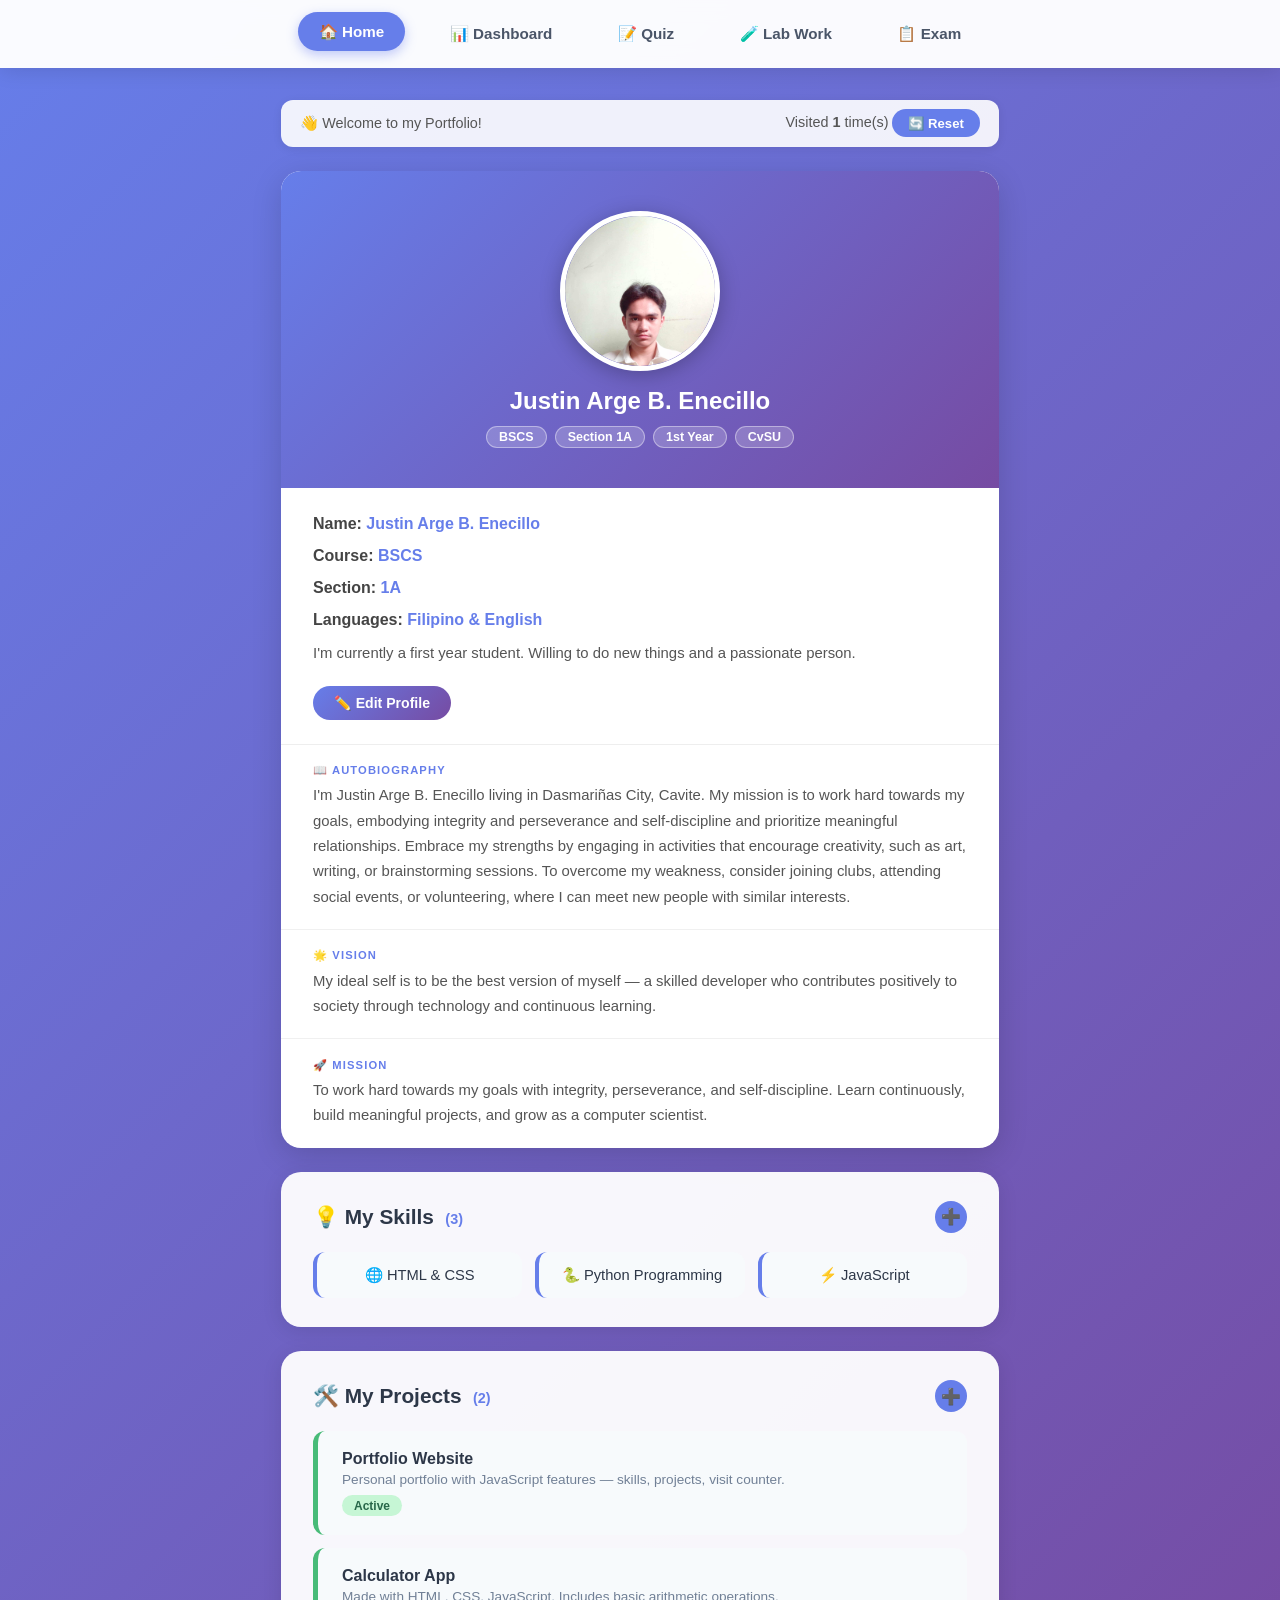
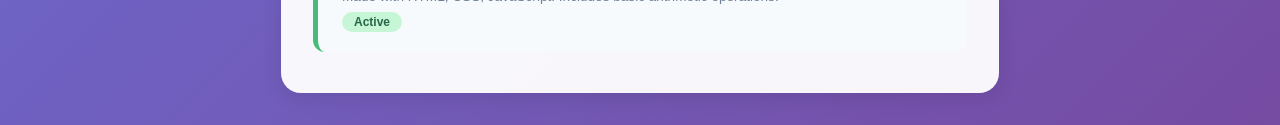
<file: index.html>
<!DOCTYPE html>
<html lang="en">
<head>
  <meta charset="UTF-8">
  <meta name="viewport" content="width=device-width, initial-scale=1.0">
  <title>My Portfolio - Justin Arge B. Enecillo</title>
  <link rel="stylesheet" href="style.css">
</head>
<body>

  <!-- Navigation -->
  <nav class="menu">
    <a href="index.html" class="active">🏠 Home</a>
    <a href="dashboard.html">📊 Dashboard</a>
    <a href="quiz.html">📝 Quiz</a>
    <a href="lab.html">🧪 Lab Work</a>
    <a href="exam.html">📋 Exam</a>
  </nav>

  <div class="home-wrapper">

    <!-- Visit Counter Bar -->
    <div class="visit-bar">
      <span>👋 Welcome to my Portfolio!</span>
      <span>Visited <strong id="visitDisplay">1</strong> time(s)
        <button class="reset-btn" onclick="resetVisits()">🔄 Reset</button>
      </span>
    </div>

    <!-- Profile Card -->
    <div class="main-card">

      <!-- Top: Photo + Name -->
      <div class="card-top">
        <div class="circle-pic">
          <img src="cvsu picture.jpg" alt="Justin Arge B. Enecillo" id="profileImg">
        </div>
        <h2 id="studentName">Justin Arge B. Enecillo</h2>
        <div class="card-top-tags">
          <span class="tag" id="courseTag">BSCS</span>
          <span class="tag" id="sectionTag">Section 1A</span>
          <span class="tag">1st Year</span>
          <span class="tag">CvSU</span>
        </div>
      </div>

      <!-- Info row -->
      <div class="card-body">
        <p><strong>Name:</strong> <span id="infoName">Justin Arge B. Enecillo</span></p>
        <p><strong>Course:</strong> <span id="infoCourse">BSCS</span></p>
        <p><strong>Section:</strong> <span id="infoSection">1A</span></p>
        <p><strong>Languages:</strong> <span>Filipino &amp; English</span></p>
        <p style="margin-top:0.6rem; color:#555; font-size:0.93rem; line-height:1.6;">
          I'm currently a first year student. Willing to do new things and a passionate person.
        </p>
        <button class="edit-btn" onclick="editProfile()">✏️ Edit Profile</button>
      </div>

      <!-- Autobiography -->
      <div class="card-section">
        <div class="section-label">📖 Autobiography</div>
        <p id="autoText">
          I'm Justin Arge B. Enecillo living in Dasmariñas City, Cavite. My mission is to work hard towards my goals, embodying integrity and perseverance and self-discipline and prioritize meaningful relationships. Embrace my strengths by engaging in activities that encourage creativity, such as art, writing, or brainstorming sessions. To overcome my weakness, consider joining clubs, attending social events, or volunteering, where I can meet new people with similar interests.
        </p>
      </div>

      <!-- Vision -->
      <div class="card-section">
        <div class="section-label">🌟 Vision</div>
        <p id="visionText">My ideal self is to be the best version of myself — a skilled developer who contributes positively to society through technology and continuous learning.</p>
      </div>

      <!-- Mission -->
      <div class="card-section">
        <div class="section-label">🚀 Mission</div>
        <p id="missionText">To work hard towards my goals with integrity, perseverance, and self-discipline. Learn continuously, build meaningful projects, and grow as a computer scientist.</p>
      </div>

    </div><!-- /main-card -->

    <!-- Skills Section -->
    <div class="skills-section">
      <div class="section-header">
        <h2>💡 My Skills &nbsp;<span id="skillCount" style="font-size:0.9rem;color:#667eea;">(3)</span></h2>
        <button class="add-btn" onclick="addSkill()" title="Add skill">➕</button>
      </div>
      <ul class="skills-list" id="skillsList">
        <li onclick="highlightSkill(this)">🌐 HTML &amp; CSS</li>
        <li onclick="highlightSkill(this)">🐍 Python Programming</li>
        <li onclick="highlightSkill(this)">⚡ JavaScript</li>
      </ul>
    </div>

    <!-- Projects Section -->
    <div class="projects-section">
      <div class="section-header">
        <h2>🛠️ My Projects &nbsp;<span id="projectCount" style="font-size:0.9rem;color:#667eea;">(2)</span></h2>
        <button class="add-btn" onclick="addProject()" title="Add project">➕</button>
      </div>

      <div id="projectsList">
        <div class="project-card" onclick="toggleProject(this)">
          <h3>Portfolio Website</h3>
          <p>Personal portfolio with JavaScript features — skills, projects, visit counter.</p>
          <span class="project-status">Active</span>
        </div>
        <div class="project-card" onclick="toggleProject(this)">
          <h3>Calculator App</h3>
          <p>Made with HTML, CSS, JavaScript. Includes basic arithmetic operations.</p>
          <span class="project-status">Active</span>
        </div>
      </div>
    </div>

  </div><!-- /home-wrapper -->

  <script>
    // =============================================
    // HOME PAGE JAVASCRIPT
    // =============================================

    // Sample 4: Counter — Visit Count
    let visitCount = parseInt(localStorage.getItem('portfolio_visits') || '0') + 1;
    localStorage.setItem('portfolio_visits', visitCount);
    document.getElementById('visitDisplay').textContent = visitCount;

    function resetVisits() {
      visitCount = 1;
      localStorage.setItem('portfolio_visits', visitCount);
      document.getElementById('visitDisplay').textContent = visitCount;
      alert('🔄 Visit counter has been reset!');
    }

    // Sample 1 + 3: Alert + Change Text — Edit Profile
    function editProfile() {
      let newName    = prompt('Enter your full name:', document.getElementById('infoName').textContent);
      let newCourse  = prompt('Enter your course:', document.getElementById('infoCourse').textContent);
      let newSection = prompt('Enter your section:', document.getElementById('infoSection').textContent);

      // Sample 6: If statement
      if (newName && newCourse && newSection) {
        document.getElementById('studentName').textContent = newName;
        document.getElementById('infoName').textContent    = newName;
        document.getElementById('infoCourse').textContent  = newCourse;
        document.getElementById('infoSection').textContent = newSection;
        document.getElementById('courseTag').textContent   = newCourse;
        document.getElementById('sectionTag').textContent  = 'Section ' + newSection;
        alert('✅ Profile updated!\n' + newName + ' — ' + newCourse + ' ' + newSection);
        console.log('Sample 1+3: Profile edited —', newName);
      } else {
        alert('❌ Update cancelled. Please fill all fields.');
      }
    }

    // Sample 4 + 3: Counter + Change Text — Add Skill
    let skillCount = 3;
    function addSkill() {
      let newSkill = prompt('Enter a new skill:');
      if (newSkill && newSkill.trim()) {
        skillCount++;
        let li = document.createElement('li');
        li.textContent = newSkill.trim();
        li.onclick = function () { highlightSkill(this); };
        document.getElementById('skillsList').appendChild(li);
        document.getElementById('skillCount').textContent = '(' + skillCount + ')';
        console.log('Sample 4: Skill added —', newSkill);
      }
    }

    // Sample 8: Toggle — Highlight Skill
    function highlightSkill(el) {
      document.querySelectorAll('#skillsList li').forEach(function (li) {
        li.classList.remove('highlighted');
      });
      el.classList.add('highlighted');
      console.log('Sample 8: Highlighted —', el.textContent);
    }

    // Sample 8 + 6: Toggle — Project Status
    function toggleProject(card) {
      let status = card.querySelector('.project-status');
      if (status.textContent === 'Active') {
        status.textContent = 'Inactive';
        status.classList.add('inactive');
      } else {
        status.textContent = 'Active';
        status.classList.remove('inactive');
      }
      console.log('Sample 8: Project toggled —', card.querySelector('h3').textContent);
    }

    // Sample 4: Counter — Add Project
    let projectCount = 2;
    function addProject() {
      let name = prompt('Project name:');
      let desc = prompt('Short description:');
      if (name && desc) {
        projectCount++;
        document.getElementById('projectCount').textContent = '(' + projectCount + ')';
        let card = document.createElement('div');
        card.className = 'project-card';
        card.onclick = function () { toggleProject(this); };
        card.innerHTML = '<h3>' + name + '</h3><p>' + desc + '</p><span class="project-status">Active</span>';
        document.getElementById('projectsList').appendChild(card);
        console.log('Sample 4: Project added —', name);
      }
    }

    // Sample 10: Console summary
    console.log('%c🎓 Justin Enecillo Portfolio Loaded!', 'color:#667eea;font-size:14px;font-weight:bold;');
    console.log('Visits:', visitCount, '| Skills:', skillCount, '| Projects:', projectCount);
  </script>

</body>
</html>
</file>
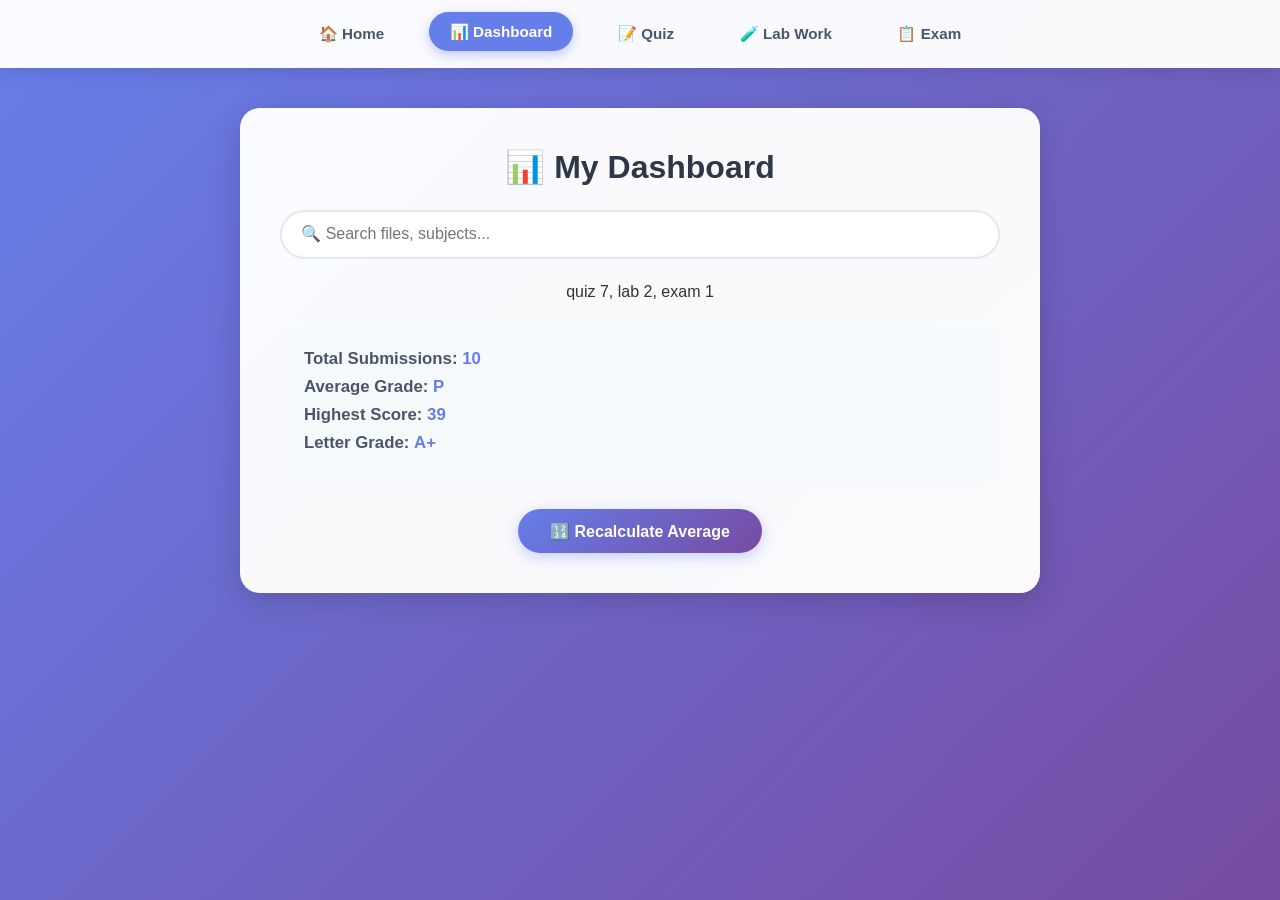
<file: dashboard.html>
<!DOCTYPE html>
<html lang="en">
<head>
  <meta charset="UTF-8">
  <meta name="viewport" content="width=device-width, initial-scale=1.0">
  <title>Dashboard - Portfolio</title>
  <link rel="stylesheet" href="style.css">
</head>
<body>

  <nav class="menu">
    <a href="index.html">🏠 Home</a>
    <a href="dashboard.html" class="active">📊 Dashboard</a>
    <a href="quiz.html">📝 Quiz</a>
    <a href="lab.html">🧪 Lab Work</a>
    <a href="exam.html">📋 Exam</a>
  </nav>

  <div class="dashboard">
    <h1>📊 My Dashboard</h1>

    <!-- Sample 5: Input Search -->
    <input type="text" id="searchInput" placeholder="🔍 Search files, subjects..." oninput="searchFiles()">
<div class="pic-subtitle">quiz 7, lab 2, exam 1</div>
   

    <!-- Summary -->
    <div class="summary">
      <p><strong>Total Submissions:</strong> <span id="totalFiles">10</span></p>
      <p><strong>Average Grade:</strong> <span id="avgGrade">P</span></p>
      <p><strong>Highest Score:</strong> <span id="highScore">39</span></p>
      <p><strong>Letter Grade:</strong> <span id="letterGrade">A+</span></p>
    </div>

    <button class="calc-btn" onclick="calculateAverage()">🔢 Recalculate Average</button>
  </div>

  <script>
    // =============================================
    // DASHBOARD JAVASCRIPT
    // =============================================

    // Sample 9: Loop — load counts from localStorage
    let keys = ['quiz', 'lab', 'exam'];
    let total = 0;
    for (let i = 0; i < keys.length; i++) {
      let val = parseInt(localStorage.getItem('portfolio_' + keys[i] + 'Count') || '0');
      document.getElementById(keys[i] + 'Count').textContent = val;
      total += val;
    }
    document.getElementById('totalFiles').textContent = total;

    // Sample 6 + 9 + 10: Loop + If + Grade Checker
    function calculateAverage() {
      let scores = [95, 88, 92, 78, 96, 85];
      let sum = 0;

      // Sample 9: for loop
      for (let i = 0; i < scores.length; i++) {
        sum += scores[i];
      }

      let average = Math.round(sum / scores.length);
      let highest = Math.max.apply(null, scores);

      // Sample 6: If-else grade checker
      let grade;
      if      (average >= 90) grade = 'A';
      else if (average >= 80) grade = 'B';
      else if (average >= 70) grade = 'C';
      else if (average >= 60) grade = 'D';
      else                    grade = 'F';

      // Sample 3: Change Text
      document.getElementById('avgGrade').textContent   = average + '%';
      document.getElementById('highScore').textContent  = highest + '%';
      document.getElementById('letterGrade').textContent = grade;

      alert('📊 Average: ' + average + '% | Grade: ' + grade + ' | Highest: ' + highest + '%');
      console.log('Sample 6+9+10: Average =', average, '| Grade =', grade);
    }

    // Sample 5: Input — Search
    function searchFiles() {
      let term = document.getElementById('searchInput').value.trim();

      // Sample 6: If
      if (term.length >= 2) {
        let items = ['Quiz #1', 'Quiz #2', 'Quiz #3', 'Lab #1', 'Lab #2', 'Midterm Exam'];
        let found = [];

        // Sample 9: Loop + filter
        for (let i = 0; i < items.length; i++) {
          if (items[i].toLowerCase().indexOf(term.toLowerCase()) !== -1) {
            found.push(items[i]);
          }
        }

        let msg = found.length > 0
          ? '🔍 Found: ' + found.join(', ')
          : '❌ No matches for "' + term + '"';
        console.log('Sample 5: Search —', term, '|', msg);
      }
    }

    // Auto-calculate on load
    calculateAverage();
    console.log('📊 Dashboard Loaded!');
  </script>

</body>
</html>
</file>
<file: style.css>
/* ============================================================
   PORTFOLIO WEBSITE - style.css
   Justin Arge B. Enecillo | BSCS 1A
   ============================================================ */

* { margin:0; padding:0; box-sizing:border-box; }

body {
  font-family: Arial, Helvetica, sans-serif;
  background: linear-gradient(135deg, #667eea 0%, #764ba2 100%);
  color: #333;
  min-height: 100vh;
}

/* ── Navigation ── */
.menu {
  background: rgba(255,255,255,0.97);
  backdrop-filter: blur(10px);
  padding: 0.9rem 2rem;
  display: flex;
  justify-content: center;
  gap: 1.5rem;
  position: sticky;
  top: 0;
  z-index: 100;
  box-shadow: 0 2px 20px rgba(0,0,0,0.12);
}

.menu a {
  color: #4a5568;
  text-decoration: none;
  padding: 0.65rem 1.3rem;
  border-radius: 25px;
  font-weight: bold;
  font-size: 0.95rem;
  transition: all 0.3s;
}

.menu a:hover, .menu a.active {
  background: #667eea;
  color: white;
  transform: translateY(-2px);
  box-shadow: 0 4px 12px rgba(102,126,234,0.4);
}

/* ── HOME PAGE ── */
.home-wrapper {
  max-width: 750px;
  margin: 2rem auto;
  padding: 0 1rem;
}

/* Visit bar */
.visit-bar {
  display: flex;
  justify-content: space-between;
  align-items: center;
  background: rgba(255,255,255,0.9);
  border-radius: 12px;
  padding: 0.6rem 1.2rem;
  margin-bottom: 1.5rem;
  font-size: 0.9rem;
  color: #555;
  box-shadow: 0 2px 10px rgba(0,0,0,0.08);
}

.reset-btn {
  background: #667eea;
  color: white;
  border: none;
  padding: 0.4rem 1rem;
  border-radius: 20px;
  font-size: 0.82rem;
  font-weight: bold;
  cursor: pointer;
  transition: all 0.3s;
}
.reset-btn:hover { background: #5a67d8; transform: translateY(-1px); }

/* Profile card */
.main-card {
  background: white;
  border-radius: 20px;
  box-shadow: 0 8px 30px rgba(0,0,0,0.15);
  overflow: hidden;
  margin-bottom: 1.5rem;
}

.card-top {
  background: linear-gradient(135deg, #667eea, #764ba2);
  padding: 2.5rem 1rem;
  display: flex;
  flex-direction: column;
  align-items: center;
}

.circle-pic {
  width: 160px;
  height: 160px;
  border-radius: 50%;
  border: 5px solid white;
  overflow: hidden;
  box-shadow: 0 4px 20px rgba(0,0,0,0.25);
  margin-bottom: 1rem;
}

.circle-pic img {
  width: 100%;
  height: 100%;
  object-fit: cover;
  object-position: center top;
  display: block;
}

.card-top h2 {
  color: white;
  font-size: 1.5rem;
  margin-bottom: 0.4rem;
  text-align: center;
}

.card-top-tags {
  display: flex;
  gap: 0.5rem;
  flex-wrap: wrap;
  justify-content: center;
  margin-top: 0.3rem;
}

.tag {
  background: rgba(255,255,255,0.2);
  color: white;
  border: 1px solid rgba(255,255,255,0.4);
  border-radius: 20px;
  padding: 0.2rem 0.75rem;
  font-size: 0.78rem;
  font-weight: bold;
}

.card-body {
  padding: 1.5rem 2rem;
  border-bottom: 1px solid #eee;
}

.card-body p {
  font-size: 1rem;
  color: #444;
  margin-bottom: 0.5rem;
  line-height: 1.5;
}

.card-body span { color: #667eea; font-weight: bold; }

.edit-btn {
  margin-top: 0.8rem;
  background: linear-gradient(135deg, #667eea, #764ba2);
  color: white;
  border: none;
  padding: 0.55rem 1.3rem;
  border-radius: 20px;
  font-size: 0.88rem;
  font-weight: bold;
  cursor: pointer;
  transition: all 0.3s;
}
.edit-btn:hover { transform: translateY(-2px); box-shadow: 0 4px 12px rgba(102,126,234,0.4); }

/* About / VM sections */
.card-section {
  padding: 1.2rem 2rem;
  border-bottom: 1px solid #f0f0f0;
}
.card-section:last-child { border-bottom: none; }

.card-section .section-label {
  font-size: 0.7rem;
  text-transform: uppercase;
  letter-spacing: 0.1em;
  color: #667eea;
  font-weight: bold;
  margin-bottom: 0.4rem;
}

.card-section p {
  color: #555;
  font-size: 0.93rem;
  line-height: 1.7;
}

/* ── Skills ── */
.skills-section {
  background: rgba(255,255,255,0.95);
  border-radius: 20px;
  padding: 1.8rem 2rem;
  margin-bottom: 1.5rem;
  box-shadow: 0 4px 20px rgba(0,0,0,0.1);
}

.section-header {
  display: flex;
  align-items: center;
  justify-content: space-between;
  margin-bottom: 1.2rem;
}

.section-header h2 {
  font-size: 1.3rem;
  color: #2d3748;
}

.add-btn {
  background: #667eea;
  color: white;
  border: none;
  width: 32px;
  height: 32px;
  border-radius: 50%;
  font-size: 1rem;
  cursor: pointer;
  transition: all 0.3s;
  display: flex;
  align-items: center;
  justify-content: center;
}
.add-btn:hover { background: #5a67d8; transform: scale(1.1); }

.skills-list {
  list-style: none;
  display: grid;
  grid-template-columns: repeat(auto-fill, minmax(160px, 1fr));
  gap: 0.8rem;
}

.skills-list li {
  background: #f7fafc;
  padding: 0.9rem 1rem;
  border-radius: 12px;
  text-align: center;
  border-left: 4px solid #667eea;
  font-size: 0.92rem;
  color: #2d3748;
  cursor: pointer;
  transition: all 0.2s;
  font-weight: 500;
}

.skills-list li:hover { transform: translateY(-3px); box-shadow: 0 4px 12px rgba(0,0,0,0.08); }
.skills-list li.highlighted { background: #667eea; color: white; border-left-color: #5a67d8; }

/* ── Projects ── */
.projects-section {
  background: rgba(255,255,255,0.95);
  border-radius: 20px;
  padding: 1.8rem 2rem;
  margin-bottom: 1.5rem;
  box-shadow: 0 4px 20px rgba(0,0,0,0.1);
}

.projects-section h2 { font-size: 1.3rem; color: #2d3748; }

.project-card {
  background: #f7fafc;
  padding: 1.2rem 1.5rem;
  border-radius: 12px;
  border-left: 5px solid #48bb78;
  margin-bottom: 0.8rem;
  cursor: pointer;
  transition: all 0.25s;
}
.project-card:hover { transform: translateX(4px); box-shadow: 0 4px 12px rgba(0,0,0,0.08); }
.project-card h3 { font-size: 1rem; color: #2d3748; margin-bottom: 0.25rem; }
.project-card p  { font-size: 0.85rem; color: #718096; margin-bottom: 0.5rem; }

.project-status {
  display: inline-block;
  padding: 0.2rem 0.75rem;
  border-radius: 20px;
  font-size: 0.75rem;
  font-weight: bold;
  background: #c6f6d5;
  color: #276749;
}
.project-status.inactive { background: #fed7d7; color: #9b2c2c; }

/* ── DASHBOARD PAGE ── */
.dashboard {
  max-width: 800px;
  margin: 2.5rem auto;
  padding: 2.5rem;
  background: rgba(255,255,255,0.97);
  border-radius: 20px;
  box-shadow: 0 8px 30px rgba(0,0,0,0.15);
  text-align: center;
}

.dashboard h1 { font-size: 2rem; color: #2d3748; margin-bottom: 1.5rem; }

#searchInput {
  width: 100%;
  padding: 0.85rem 1.2rem;
  border: 2px solid #e2e8f0;
  border-radius: 30px;
  font-size: 1rem;
  margin-bottom: 1.5rem;
  transition: border-color 0.3s;
  outline: none;
}
#searchInput:focus { border-color: #667eea; box-shadow: 0 0 0 3px rgba(102,126,234,0.15); }

.stats {
  display: flex;
  justify-content: center;
  gap: 1.5rem;
  margin: 1.5rem 0;
  flex-wrap: wrap;
}

.stat {
  background: linear-gradient(135deg, #667eea, #764ba2);
  color: white;
  padding: 2rem 1.8rem;
  border-radius: 18px;
  min-width: 140px;
  box-shadow: 0 4px 15px rgba(102,126,234,0.35);
  transition: transform 0.25s;
}
.stat:hover { transform: translateY(-4px); }
.stat h2 { font-size: 2.8rem; margin-bottom: 0.3rem; }
.stat p  { font-size: 0.85rem; opacity: 0.9; text-transform: uppercase; letter-spacing: 0.05em; }

.summary {
  background: #f7fafc;
  padding: 1.5rem;
  border-radius: 15px;
  margin-top: 1.5rem;
  text-align: left;
}
.summary p { font-size: 1.05rem; margin-bottom: 0.5rem; color: #4a5568; }
.summary span { color: #667eea; font-weight: bold; }

.calc-btn {
  margin-top: 1.5rem;
  background: linear-gradient(135deg, #667eea, #764ba2);
  color: white;
  border: none;
  padding: 0.8rem 2rem;
  border-radius: 25px;
  font-size: 1rem;
  font-weight: bold;
  cursor: pointer;
  transition: all 0.3s;
  box-shadow: 0 4px 15px rgba(102,126,234,0.35);
}
.calc-btn:hover { transform: translateY(-2px); box-shadow: 0 6px 20px rgba(102,126,234,0.5); }

/* ── UPLOAD PAGES ── */
.upload-wrapper {
  max-width: 620px;
  margin: 2rem auto;
  padding: 0 1rem;
}

.page-title {
  text-align: center;
  color: white;
  padding: 2rem 1rem 1.2rem;
  text-shadow: 0 2px 8px rgba(0,0,0,0.2);
}
.page-title h1 { font-size: 2rem; margin-bottom: 0.3rem; }
.page-title p  { font-size: 0.95rem; opacity: 0.85; }

.upload-card {
  background: rgba(255,255,255,0.97);
  border-radius: 20px;
  padding: 2rem;
  margin-bottom: 1.5rem;
  box-shadow: 0 8px 30px rgba(0,0,0,0.15);
}

.upload-card h2 {
  font-size: 1.3rem;
  color: #2d3748;
  margin-bottom: 1.5rem;
  text-align: center;
  padding-bottom: 0.8rem;
  border-bottom: 2px solid #e2e8f0;
}

.counter-badge {
  display: inline-block;
  background: #667eea;
  color: white;
  border-radius: 50%;
  width: 26px;
  height: 26px;
  line-height: 26px;
  text-align: center;
  font-size: 0.85rem;
  font-weight: bold;
  margin-left: 0.4rem;
}

.form-group {
  display: flex;
  flex-direction: column;
  margin-bottom: 1.1rem;
}

.form-group label {
  font-weight: bold;
  color: #4a5568;
  margin-bottom: 0.4rem;
  font-size: 0.9rem;
}

.required-badge {
  font-size: 0.7rem;
  background: #fed7d7;
  color: #c53030;
  padding: 0.1rem 0.45rem;
  border-radius: 10px;
  margin-left: 0.3rem;
  font-weight: bold;
}

.form-group input[type="text"],
.form-group input[type="number"],
.form-group textarea {
  padding: 0.75rem 1rem;
  border: 2px solid #e2e8f0;
  border-radius: 12px;
  font-size: 0.95rem;
  font-family: inherit;
  transition: all 0.3s;
  background: #f7fafc;
  color: #2d3748;
}

.form-group input:focus,
.form-group textarea:focus {
  outline: none;
  border-color: #667eea;
  box-shadow: 0 0 0 3px rgba(102,126,234,0.12);
  background: white;
}

/* File drop zone */
.file-drop {
  position: relative;
  border: 2px dashed #cbd5e0;
  border-radius: 12px;
  padding: 1.4rem 1rem;
  text-align: center;
  background: #f7fafc;
  cursor: pointer;
  transition: all 0.3s;
}

.file-drop:hover, .file-drop.drag-over {
  border-color: #667eea;
  background: #ebf4ff;
}

.file-drop input[type="file"] {
  position: absolute;
  inset: 0;
  opacity: 0;
  cursor: pointer;
  width: 100%;
  height: 100%;
}

.drop-icon  { font-size: 1.8rem; display: block; margin-bottom: 0.3rem; }
.drop-label { color: #718096; font-size: 0.85rem; line-height: 1.5; }
.file-chosen{ color: #667eea; font-weight: bold; font-size: 0.85rem; margin-top: 0.4rem; word-break: break-all; }

.proof-preview {
  display: none;
  margin-top: 0.7rem;
  border-radius: 10px;
  overflow: hidden;
  border: 2px solid #e2e8f0;
}
.proof-preview img { width: 100%; max-height: 180px; object-fit: cover; display: block; }

/* Exam type selector */
.type-row { display: grid; grid-template-columns: repeat(3,1fr); gap: 0.6rem; margin-bottom: 0; }
.type-btn {
  padding: 0.55rem;
  border: 2px solid #e2e8f0;
  border-radius: 10px;
  background: #f7fafc;
  cursor: pointer;
  text-align: center;
  font-size: 0.82rem;
  font-weight: bold;
  color: #718096;
  transition: all 0.2s;
}
.type-btn.selected, .type-btn:hover { border-color: #667eea; background: #ebf4ff; color: #667eea; }

/* Grade badge */
.score-grid { display: grid; grid-template-columns: 1fr auto; gap: 1rem; align-items: end; }
.grade-box {
  width: 78px; height: 78px;
  border-radius: 12px;
  background: linear-gradient(135deg, #667eea, #764ba2);
  display: flex; flex-direction: column;
  align-items: center; justify-content: center;
  flex-shrink: 0; transition: background 0.4s;
}
.grade-box .grade-letter { font-size: 2rem; font-weight: 900; color: white; line-height: 1; }
.grade-box .grade-word   { font-size: 0.6rem; color: rgba(255,255,255,0.75); text-transform: uppercase; letter-spacing: 0.06em; }

/* Submit button */
.submit-btn {
  width: 100%;
  padding: 0.9rem;
  background: linear-gradient(135deg, #667eea, #764ba2);
  color: white;
  border: none;
  border-radius: 12px;
  font-size: 1.05rem;
  font-weight: bold;
  cursor: pointer;
  transition: all 0.3s;
  margin-top: 0.5rem;
  box-shadow: 0 4px 15px rgba(102,126,234,0.35);
}
.submit-btn:hover { transform: translateY(-2px); box-shadow: 0 6px 20px rgba(102,126,234,0.5); }
.submit-btn:active { transform: translateY(0); }

/* Toast messages */
.toast {
  display: none;
  padding: 0.85rem 1rem;
  border-radius: 10px;
  font-weight: bold;
  font-size: 0.9rem;
  margin-bottom: 1rem;
  text-align: center;
}
.toast.success { background: #c6f6d5; color: #276749; border: 1px solid #9ae6b4; }
.toast.error   { background: #fed7d7; color: #9b2c2c; border: 1px solid #fc8181; }

/* Submission history list */
.history-card {
  background: rgba(255,255,255,0.97);
  border-radius: 20px;
  padding: 2rem;
  box-shadow: 0 8px 30px rgba(0,0,0,0.15);
}
.history-card h2 { font-size: 1.2rem; color: #2d3748; margin-bottom: 1rem; }

.sub-item {
  display: flex;
  align-items: center;
  justify-content: space-between;
  padding: 0.75rem 1rem;
  background: #f7fafc;
  border-radius: 10px;
  border-left: 4px solid #667eea;
  margin-bottom: 0.6rem;
  font-size: 0.88rem;
}
.sub-item .sub-title { font-weight: bold; color: #2d3748; }
.sub-item .sub-meta  { color: #718096; font-size: 0.78rem; margin-top: 0.1rem; }
.sub-badge {
  font-size: 0.72rem; font-weight: bold; text-transform: uppercase;
  padding: 0.2rem 0.65rem; border-radius: 20px; flex-shrink: 0;
  background: #e9d8fd; color: #553c9a;
}
.empty-note { text-align: center; color: #a0aec0; padding: 1.5rem; font-size: 0.9rem; }

/* char count */
.char-count { text-align: right; font-size: 0.75rem; color: #a0aec0; margin-top: 0.2rem; }

/* ── Responsive ── */
@media (max-width: 600px) {
  .menu { flex-wrap: wrap; gap: 0.5rem; padding: 0.7rem 1rem; }
  .menu a { padding: 0.5rem 0.9rem; font-size: 0.82rem; }
  .stats { flex-direction: column; align-items: center; }
  .skills-list { grid-template-columns: 1fr 1fr; }
  .card-body, .card-section { padding: 1rem 1.2rem; }
  .type-row { grid-template-columns: 1fr; }
  .score-grid { grid-template-columns: 1fr; }
}
</file>
